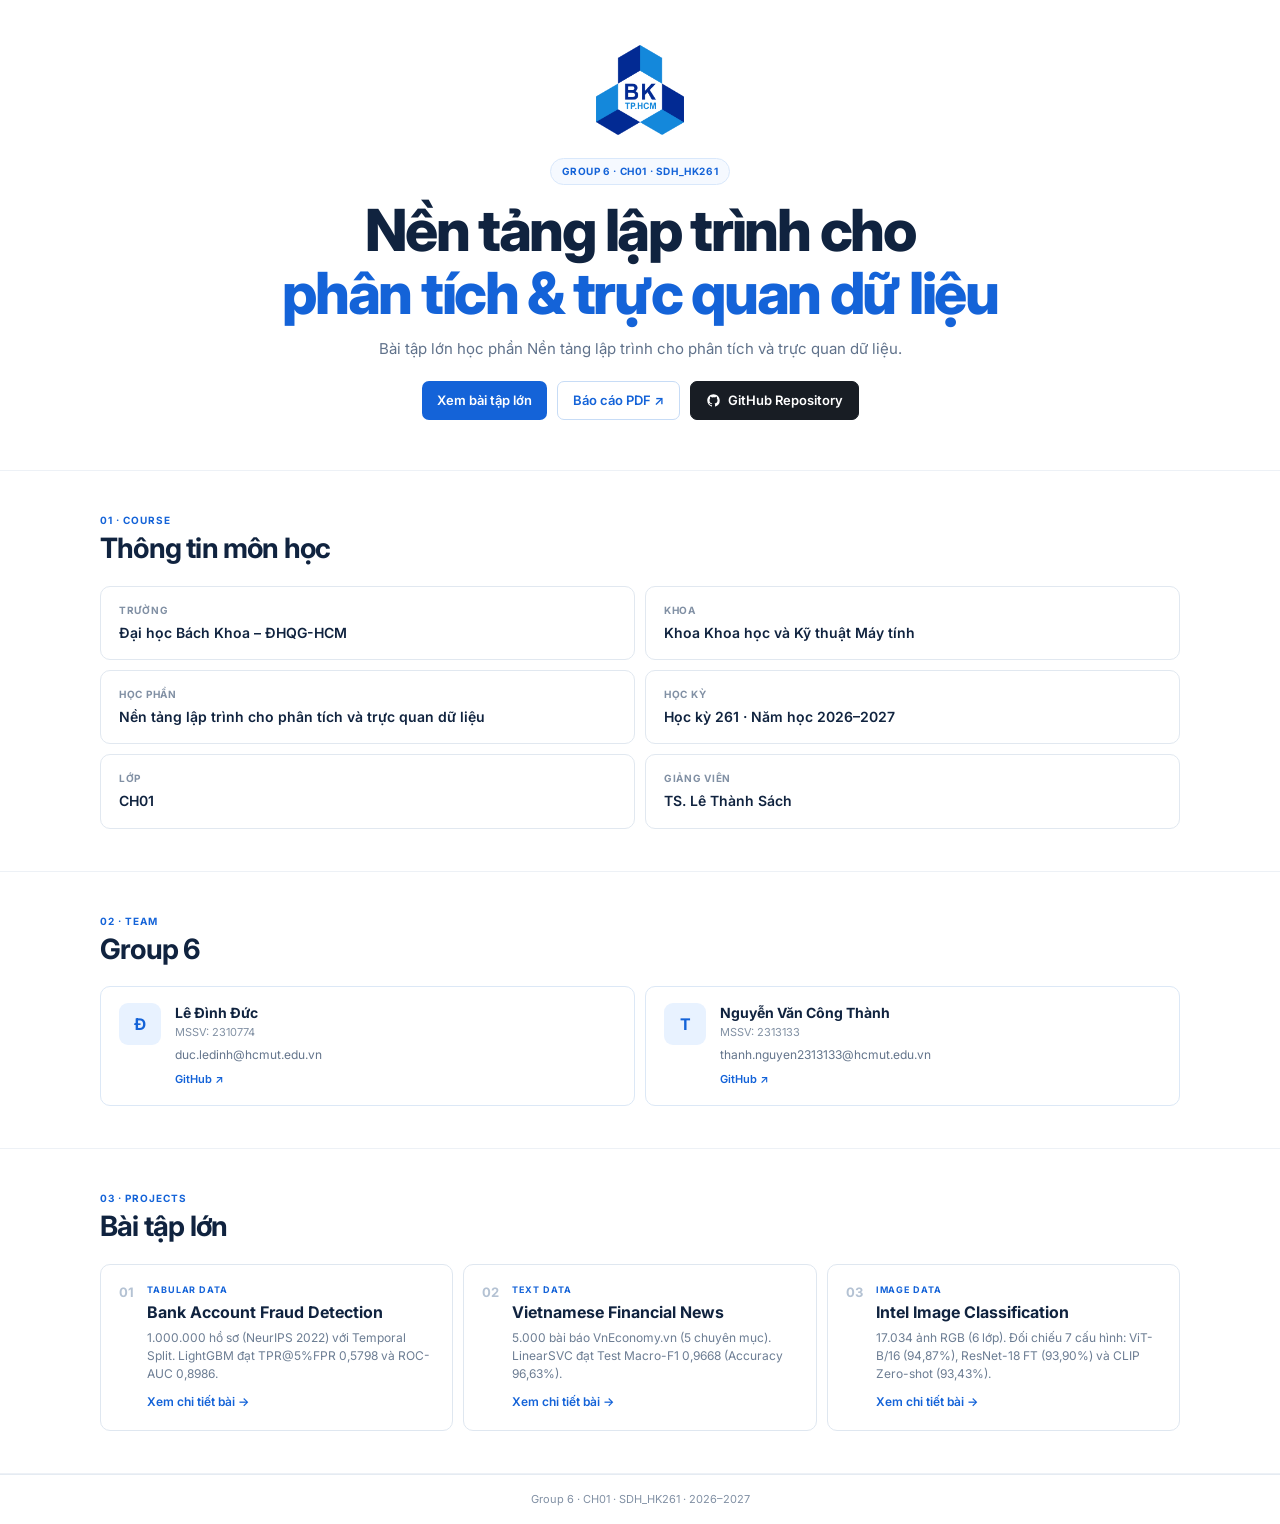
<file: web/index.html>
<!DOCTYPE html>
<html lang="vi">
<head>
    <meta charset="UTF-8">
    <meta name="viewport" content="width=device-width, initial-scale=1.0">

    <title>BTL Nền tảng lập trình - Group 6</title>

    <meta
        name="description"
        content="Landing page Bài tập lớn môn Nền tảng lập trình cho phân tích và trực quan dữ liệu - Group 6."
    >

    <link rel="stylesheet" href="css/base.css">
    <link rel="stylesheet" href="css/home.css">

    <link rel="preconnect" href="https://fonts.googleapis.com">
    <link rel="preconnect" href="https://fonts.gstatic.com" crossorigin>

    <link
        href="https://fonts.googleapis.com/css2?family=Inter:wght@400;500;600;700;800&display=swap"
        rel="stylesheet"
    >
</head>

<body>

<main>

    <!-- ================= HERO ================= -->

    <section class="hero">

        <div class="hero-logo">
            <img
                src="assets/logo.png"
                alt="Đại học Bách Khoa - ĐHQG-HCM"
            >
        </div>

        <div class="badge">
            GROUP 6 · CH01 · SDH_HK261
        </div>

        <h1>
            Nền tảng lập trình cho
            <span>phân tích & trực quan dữ liệu</span>
        </h1>

        <p class="hero-description">
            Bài tập lớn học phần Nền tảng lập trình cho
            phân tích và trực quan dữ liệu.
        </p>

        <div class="hero-actions">

            <a href="#assignments" class="btn btn-primary">
                Xem bài tập lớn
            </a>

            <a
                href="assets/Group6-report.pdf"
                class="btn btn-outline"
                target="_blank"
                rel="noopener noreferrer"
            >
                Báo cáo PDF ↗
            </a>

            <!-- Thay bằng repository thật của nhóm -->
            <a
                href="https://github.com/dducsw/co5177-data-analytics-and-visualization-project"
                class="btn btn-dark"
                target="_blank"
                rel="noopener noreferrer"
            >
                <svg width="15" height="15" viewBox="0 0 24 24" fill="currentColor" aria-hidden="true" style="margin-right: 7px;">
                    <path fill-rule="evenodd" clip-rule="evenodd" d="M12 2C6.477 2 2 6.484 2 12.017c0 4.425 2.865 8.18 6.839 9.504.5.092.682-.217.682-.483 0-.237-.008-.868-.013-1.703-2.782.605-3.369-1.343-3.369-1.343-.454-1.158-1.11-1.466-1.11-1.466-.908-.62.069-.608.069-.608 1.003.07 1.53 1.032 1.53 1.032.892 1.53 2.341 1.088 2.91.832.092-.647.35-1.088.636-1.338-2.22-.253-4.555-1.113-4.555-4.951 0-1.093.39-1.988 1.029-2.688-.103-.253-.446-1.272.098-2.65 0 0 .84-.27 2.75 1.026A9.564 9.564 0 0112 6.844c.85.004 1.705.115 2.504.337 1.909-1.296 2.747-1.027 2.747-1.027.546 1.379.202 2.398.1 2.651.64.7 1.028 1.595 1.028 2.688 0 3.848-2.339 4.695-4.566 4.943.359.309.678.92.678 1.855 0 1.338-.012 2.419-.012 2.747 0 .268.18.58.688.482A10.019 10.019 0 0022 12.017C22 6.484 17.522 2 12 2z" />
                </svg>
                GitHub Repository
            </a>

        </div>

    </section>


    <!-- ================= COURSE ================= -->

    <section id="course" class="section">

        <div class="container">

            <div class="section-heading">
                <span class="eyebrow">01 · COURSE</span>
                <h2>Thông tin môn học</h2>
            </div>

            <div class="info-grid">

                <div class="info-card">
                    <span class="info-label">Trường</span>
                    <h3>Đại học Bách Khoa – ĐHQG-HCM</h3>
                </div>

                <div class="info-card">
                    <span class="info-label">Khoa</span>
                    <h3>Khoa Khoa học và Kỹ thuật Máy tính</h3>
                </div>

                <div class="info-card">
                    <span class="info-label">Học phần</span>
                    <h3>
                        Nền tảng lập trình cho phân tích
                        và trực quan dữ liệu
                    </h3>
                </div>

                <div class="info-card">
                    <span class="info-label">Học kỳ</span>
                    <h3>Học kỳ 261 · Năm học 2026–2027</h3>
                </div>

                <div class="info-card">
                    <span class="info-label">Lớp</span>
                    <h3>CH01</h3>
                </div>

                <div class="info-card">
                    <span class="info-label">Giảng viên</span>
                    <h3>TS. Lê Thành Sách</h3>
                </div>

            </div>

        </div>

    </section>


    <!-- ================= TEAM ================= -->

    <section id="team" class="section section-blue">

        <div class="container">

            <div class="section-heading">
                <span class="eyebrow">02 · TEAM</span>
                <h2>Group 6</h2>
            </div>

            <div class="members">

                <!-- Thành viên 1 -->
                <div class="member-card">

                    <div class="member-avatar">
                        Đ
                    </div>

                    <div class="member-info">

                        <h3>Lê Đình Đức</h3>

                        <p class="student-id">
                            MSSV: 2310774
                        </p>

                        <p>
                            duc.ledinh@hcmut.edu.vn
                        </p>

                        <a
                            href="https://github.com/dducsw"
                            class="github-link"
                            target="_blank"
                            rel="noopener noreferrer"
                        >
                            GitHub ↗
                        </a>

                    </div>

                </div>


                <!-- Thành viên 2 -->
                <div class="member-card">

                    <div class="member-avatar">
                        T
                    </div>

                    <div class="member-info">

                        <h3>Nguyễn Văn Công Thành</h3>

                        <p class="student-id">
                            MSSV: 2313133
                        </p>

                        <p>
                            thanh.nguyen2313133@hcmut.edu.vn
                        </p>

                        <a
                            href="https://github.com/NguyenVanCongThanh"
                            class="github-link"
                            target="_blank"
                            rel="noopener noreferrer"
                        >
                            GitHub ↗
                        </a>

                    </div>

                </div>

            </div>


        </div>

    </section>


    <!-- ================= ASSIGNMENTS ================= -->

    <section id="assignments" class="section">

        <div class="container">

            <div class="section-heading">
                <span class="eyebrow">03 · PROJECTS</span>
                <h2>Bài tập lớn</h2>
            </div>

            <div class="assignment-grid">

                <!-- TABULAR -->

                <a
                    href="page/tabular/index.html"
                    class="assignment-card"
                >

                    <div class="assignment-number">
                        01
                    </div>

                    <div class="assignment-content">

                        <span class="assignment-type">
                            TABULAR DATA
                        </span>

                        <h3>
                            Bank Account Fraud Detection
                        </h3>

                        <p>
                            1.000.000 hồ sơ (NeurIPS 2022) với Temporal Split. LightGBM đạt TPR@5%FPR 0,5798 và ROC-AUC 0,8986.
                        </p>

                        <span class="view-project">
                            Xem chi tiết bài →
                        </span>

                    </div>

                </a>


                <!-- TEXT -->

                <a
                    href="page/text/index.html"
                    class="assignment-card"
                >

                    <div class="assignment-number">
                        02
                    </div>

                    <div class="assignment-content">

                        <span class="assignment-type">
                            TEXT DATA
                        </span>

                        <h3>
                            Vietnamese Financial News
                        </h3>

                        <p>
                            5.000 bài báo VnEconomy.vn (5 chuyên mục). LinearSVC đạt Test Macro-F1 0,9668 (Accuracy 96,63%).
                        </p>

                        <span class="view-project">
                            Xem chi tiết bài →
                        </span>

                    </div>

                </a>


                <!-- IMAGE -->

                <a
                    href="page/image/index.html"
                    class="assignment-card"
                >

                    <div class="assignment-number">
                        03
                    </div>

                    <div class="assignment-content">

                        <span class="assignment-type">
                            IMAGE DATA
                        </span>

                        <h3>
                            Intel Image Classification
                        </h3>

                        <p>
                            17.034 ảnh RGB (6 lớp). Đối chiếu 7 cấu hình: ViT-B/16 (94,87%), ResNet-18 FT (93,90%) và CLIP Zero-shot (93,43%).
                        </p>

                        <span class="view-project">
                            Xem chi tiết bài →
                        </span>

                    </div>

                </a>

            </div>

        </div>

    </section>


    <!-- ================= FOOTER ================= -->

    <footer class="footer">

        <div class="container footer-content">

            <span>
                Group 6 · CH01 · SDH_HK261 · 2026–2027
            </span>

        </div>

    </footer>

</main>

</body>
</html>
</file>
<file: web/css/base.css>
/* =========================
   RESET & BASE
========================= */

* {
    margin: 0;
    padding: 0;
    box-sizing: border-box;
}

html {
    scroll-behavior: smooth;
}

body {
    font-family: "Inter", sans-serif;
    color: #10233f;
    background: #ffffff;
    line-height: 1.5;
}

a {
    color: inherit;
    text-decoration: none;
}

.container {
    width: min(1080px, calc(100% - 36px));
    margin: 0 auto;
}


/* =========================
   HEADER & NAVIGATION
========================= */

.header {
    height: 62px;
    border-bottom: 1px solid #e7edf5;
    background: rgba(255, 255, 255, 0.96);
    position: sticky;
    top: 0;
    z-index: 100;
    backdrop-filter: blur(10px);
}

.nav {
    height: 100%;
    display: flex;
    align-items: center;
    justify-content: space-between;
    gap: 20px;
}

.logo {
    display: flex;
    align-items: center;
    font-weight: 700;
    font-size: 13px;
    color: #10233f;
}

.nav-links {
    display: flex;
    gap: 24px;
    font-size: 13px;
    color: #52657f;
}

.nav-links a {
    transition: color 0.2s ease;
}

.nav-links a:hover {
    color: #1463d8;
}


/* =========================
   BUTTONS
========================= */

.btn {
    display: inline-flex;
    align-items: center;
    justify-content: center;
    padding: 9px 15px;
    border-radius: 7px;
    font-size: 13px;
    font-weight: 600;
    transition:
        background 0.2s ease,
        transform 0.2s ease,
        border-color 0.2s ease;
}

.btn-primary {
    background: #1463d8;
    color: #ffffff;
}

.btn-primary:hover {
    background: #0d50b5;
    transform: translateY(-1px);
}

.btn-secondary {
    background: #f0f4fa;
    color: #1a3353;
    border: 1px solid #d0dbe7;
}

.btn-secondary:hover {
    background: #e2ecf7;
    transform: translateY(-1px);
}

.btn-outline {
    background: #ffffff;
    color: #1463d8;
    border: 1px solid #c7dcf6;
}

.btn-outline:hover {
    background: #f5f9ff;
    border-color: #1463d8;
    transform: translateY(-1px);
}

.btn-dark {
    background: #181d24;
    color: #ffffff;
    border: 1px solid #181d24;
}

.btn-dark:hover {
    background: #0d1117;
    border-color: #0d1117;
    transform: translateY(-1px);
    box-shadow: 0 4px 12px rgba(16, 35, 63, 0.15);
}

.btn svg {
    flex-shrink: 0;
}

.btn-sm {
    padding: 6px 12px;
    font-size: 12px;
    border-radius: 6px;
}


/* =========================
   BADGES & LABELS
========================= */

.badge {
    display: inline-block;
    margin-bottom: 14px;
    padding: 5px 11px;
    border: 1px solid #d9e8fb;
    border-radius: 20px;
    background: #f5f9ff;
    color: #1463d8;
    font-size: 10px;
    font-weight: 700;
    letter-spacing: 0.6px;
}

.eyebrow {
    display: block;
    margin-bottom: 4px;
    color: #1463d8;
    font-size: 10px;
    font-weight: 700;
    letter-spacing: 1px;
}


/* =========================
   COMMON SECTION
========================= */

.section {
    padding: 42px 0;
    background: #ffffff;
    border-bottom: 1px solid #edf1f6;
}

.section-blue {
    background: #ffffff;
}

.section-heading {
    margin-bottom: 20px;
}

.section-heading h2 {
    font-size: 28px;
    line-height: 1.2;
    letter-spacing: -0.8px;
}


/* =========================
   ASSIGNMENT CARDS (SHARED)
========================= */

.assignment-grid {
    display: grid;
    grid-template-columns: repeat(3, 1fr);
    gap: 10px;
}

.assignment-card {
    display: flex;
    gap: 13px;
    padding: 18px;
    border: 1px solid #dfe7f0;
    border-radius: 10px;
    background: #ffffff;
    transition:
        transform 0.2s ease,
        box-shadow 0.2s ease,
        border-color 0.2s ease;
}

.assignment-card:hover {
    transform: translateY(-2px);
    border-color: #b9d2f2;
    box-shadow: 0 8px 20px rgba(31, 78, 121, 0.06);
}

.assignment-number {
    flex-shrink: 0;
    color: #b4c2d3;
    font-size: 13px;
    font-weight: 700;
}

.assignment-type {
    display: block;
    color: #1463d8;
    font-size: 9px;
    font-weight: 700;
    letter-spacing: 0.9px;
}

.assignment-content {
    flex: 1;
}

.assignment-content h3 {
    margin-top: 5px;
    font-size: 16px;
    line-height: 1.35;
    color: #10233f;
}

.assignment-content p {
    margin-top: 6px;
    color: #6c7d93;
    font-size: 12px;
    line-height: 1.5;
}

.view-project {
    display: inline-block;
    margin-top: 10px;
    color: #1463d8;
    font-size: 12px;
    font-weight: 600;
}


/* =========================
   FOOTER
========================= */

.footer {
    padding: 16px 0;
    background: #ffffff;
    border-top: 1px solid #e5ebf2;
}

.footer-content {
    display: flex;
    justify-content: center;
    align-items: center;
    text-align: center;
    color: #8190a4;
    font-size: 11px;
}


/* =========================
   BASE RESPONSIVE
========================= */

@media (max-width: 850px) {
    .nav-links {
        display: none;
    }

    .section {
        padding: 40px 0;
    }
}

@media (max-width: 600px) {
    .container {
        width: min(100% - 28px, 1080px);
    }

    .header {
        height: 58px;
    }

    .section {
        padding: 35px 0;
    }

    .section-heading {
        margin-bottom: 17px;
    }

    .section-heading h2 {
        font-size: 26px;
    }

    .assignment-card {
        padding: 16px;
    }

    .footer {
        padding: 15px 0;
    }

    .footer-content {
        line-height: 1.5;
    }
}
</file>
<file: web/css/home.css>
/* =========================
   HERO
========================= */

.hero {
    padding: 45px 20px 50px;
    text-align: center;
    background: #ffffff;
    border-bottom: 1px solid #edf1f6;
}

.hero-content {
    max-width: 850px;
    margin: 0 auto;
}

.hero-logo {
    margin-bottom: 16px;
}

.hero-logo img {
    width: 90px;
    height: 90px;
    object-fit: contain;
}

.hero h1 {
    max-width: 850px;
    margin: 0 auto;
    font-size: clamp(36px, 5vw, 58px);
    line-height: 1.08;
    letter-spacing: -2.3px;
    font-weight: 800;
}

.hero h1 span {
    display: block;
    color: #1463d8;
}

.hero-description {
    max-width: 600px;
    margin: 14px auto 0;
    color: #60728b;
    font-size: 15px;
}

.hero-actions {
    display: flex;
    justify-content: center;
    gap: 10px;
    margin-top: 20px;
}


/* =========================
   COURSE
========================= */

.info-grid {
    display: grid;
    grid-template-columns: repeat(2, 1fr);
    gap: 10px;
}

.info-card {
    padding: 16px 18px;
    border: 1px solid #e1e8f0;
    border-radius: 10px;
    background: #ffffff;
}

.info-label {
    display: block;
    margin-bottom: 5px;
    color: #8190a4;
    font-size: 10px;
    font-weight: 700;
    letter-spacing: 0.7px;
    text-transform: uppercase;
}

.info-card h3 {
    font-size: 14px;
    line-height: 1.45;
    font-weight: 600;
}


/* =========================
   TEAM
========================= */

.team-header {
    display: flex;
    justify-content: space-between;
    align-items: center;
    margin-bottom: 12px;
    padding: 15px 18px;
    border: 1px solid #dce8f6;
    border-radius: 10px;
    background: #ffffff;
}

.group-name {
    font-size: 20px;
    color: #1463d8;
}


.members {
    display: grid;
    grid-template-columns: repeat(2, 1fr);
    gap: 10px;
}

.member-card {
    display: flex;
    gap: 14px;
    padding: 16px 18px;
    border: 1px solid #dce8f6;
    border-radius: 10px;
    background: #ffffff;
}

.member-avatar {
    flex-shrink: 0;
    width: 42px;
    height: 42px;
    display: flex;
    align-items: center;
    justify-content: center;
    border-radius: 9px;
    background: #e8f2ff;
    color: #1463d8;
    font-weight: 700;
}

.member-info h3 {
    font-size: 14px;
    line-height: 1.4;
}

.student-id {
    margin-top: 1px;
    color: #8291a4;
    font-size: 11px;
}

.member-info > p:not(.student-id) {
    margin-top: 6px;
    color: #64758c;
    font-size: 12px;
}

.github-link {
    display: inline-block;
    margin-top: 7px;
    color: #1463d8;
    font-size: 11px;
    font-weight: 600;
}




/* =========================
   HOME RESPONSIVE
========================= */

@media (max-width: 850px) {
    .hero {
        padding: 40px 18px 45px;
    }

    .assignment-grid {
        grid-template-columns: 1fr;
    }
}

@media (max-width: 600px) {
    .hero {
        padding: 32px 15px 38px;
    }

    .hero-logo {
        margin-bottom: 12px;
    }

    .hero-logo img {
        width: 78px;
        height: 78px;
    }

    .hero h1 {
        font-size: 36px;
        letter-spacing: -1.6px;
    }

    .hero-description {
        margin-top: 12px;
        font-size: 14px;
    }

    .hero-actions {
        margin-top: 18px;
    }

    .info-grid,
    .members {
        grid-template-columns: 1fr;
    }

    .info-card {
        padding: 15px 16px;
    }

    .team-header {
        align-items: flex-start;
        flex-direction: column;
        gap: 6px;
        padding: 15px 16px;
    }

    .member-card {
        padding: 15px 16px;
    }


    .team-repository-card {
        flex-direction: column;
        align-items: flex-start;
        gap: 12px;
        padding: 14px 16px;
    }
}
</file>
